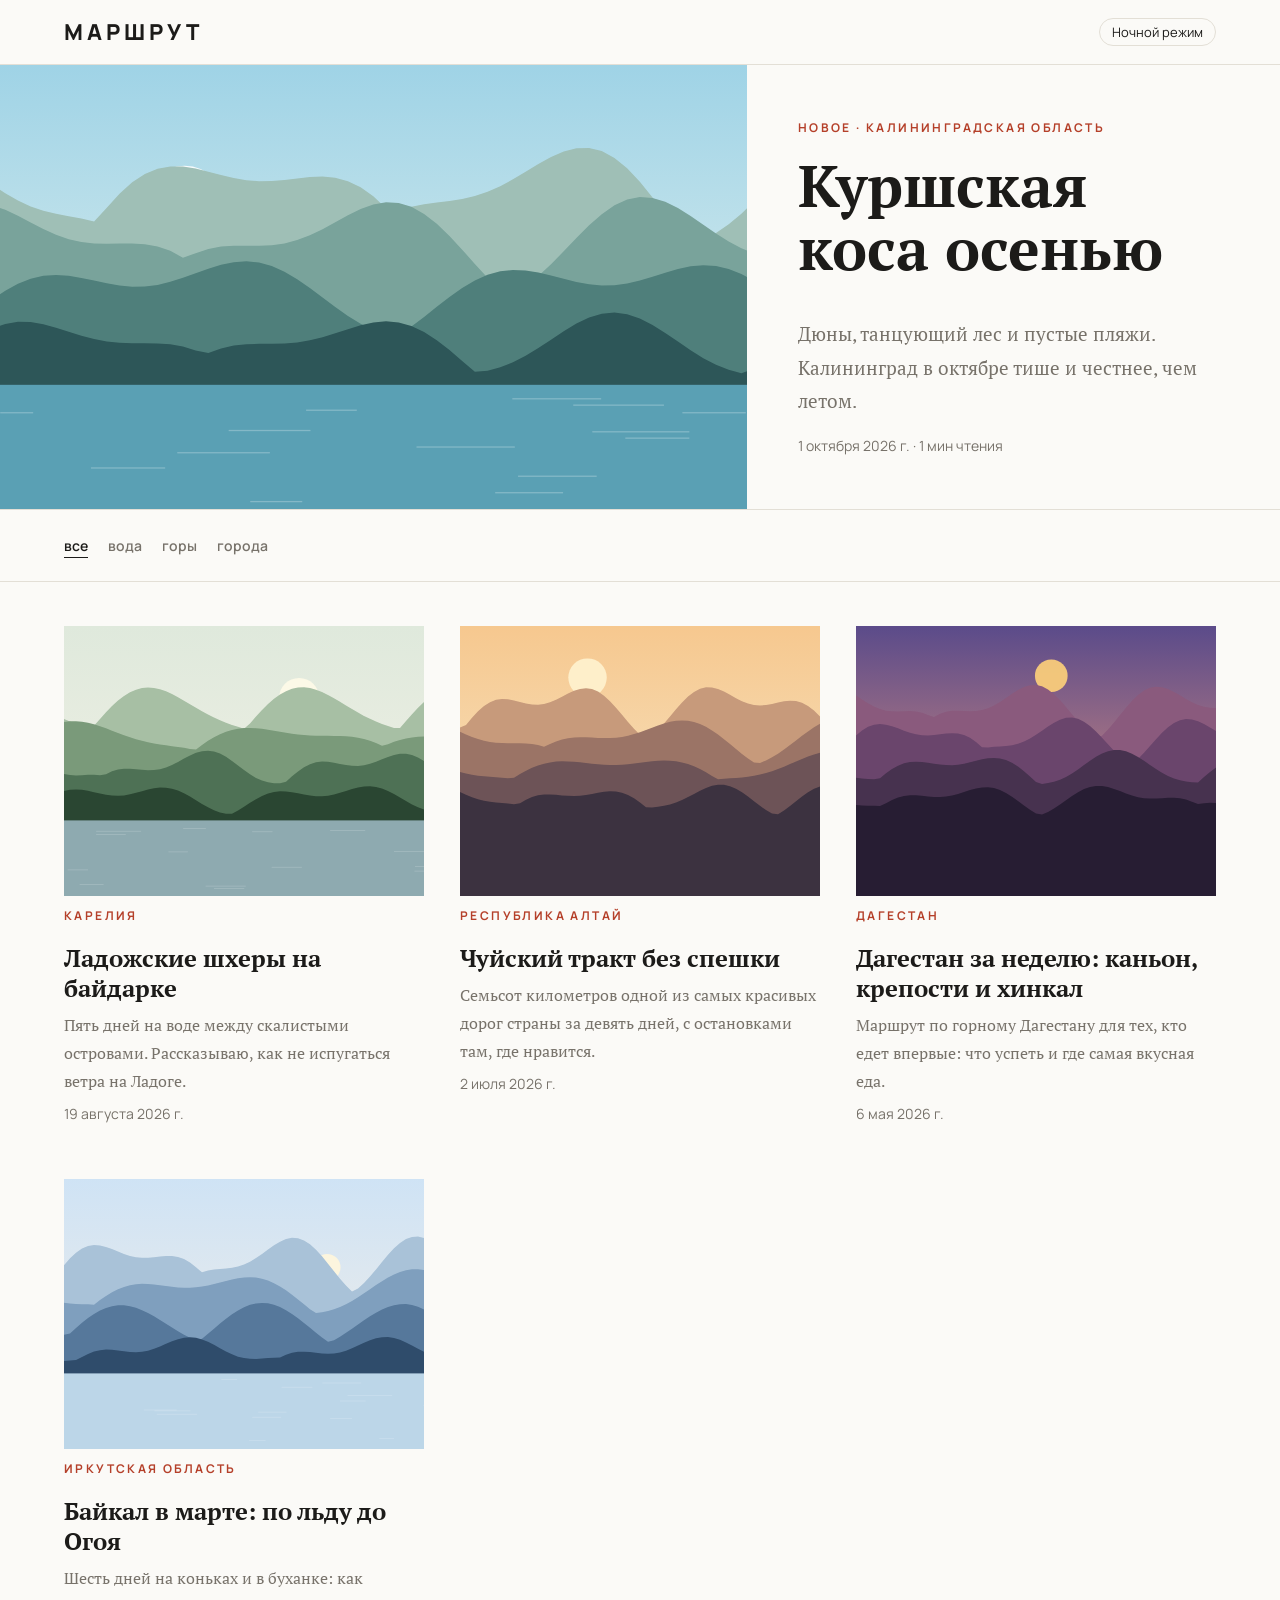
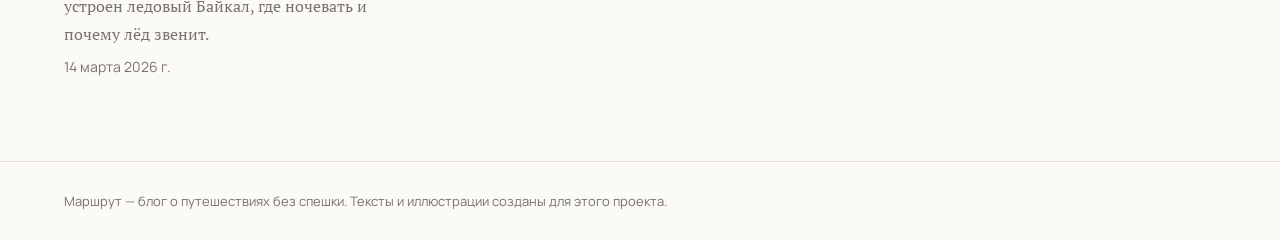
<file: index.html>
<!doctype html><html lang="ru"><head><meta charset="utf-8"><meta name="viewport" content="width=device-width, initial-scale=1"><link href="https://fonts.googleapis.com/css2?family=PT+Serif:ital,wght@0,400;0,700;1,400&family=Manrope:wght@400;600;700;800&display=swap" rel="stylesheet"><link rel="stylesheet" href="css/style.css"><title>Маршрут — заметки о путешествиях по России</title><script>try{document.documentElement.dataset.theme=localStorage.getItem("blog-theme")||""}catch(e){}function toggleTheme(){var d=document.documentElement;d.dataset.theme=d.dataset.theme?"":"dark";try{localStorage.setItem("blog-theme",d.dataset.theme)}catch(e){}}</script></head>
<body>
<div class="top"><a class="logo" href="index.html">Маршрут</a><button onclick="toggleTheme()">Ночной режим</button></div>
<section class="feature" id="feature"></section>
<nav class="tags" id="tags"></nav>
<main class="grid" id="grid"></main>
<footer>Маршрут — блог о путешествиях без спешки. Тексты и иллюстрации созданы для этого проекта.</footer>
<script src="js/landscape.js"></script><script src="js/posts.js"></script>
<script>
var sorted = POSTS.slice().sort(function (a, b) { return b.date.localeCompare(a.date); });
var f = sorted[0], tag = 'все';
document.getElementById('feature').innerHTML = '<a class="art" href="article.html?p=' + f.slug + '">' + landscape(f.seed, PALETTES[f.palette], { water: f.water, label: f.title }) + '</a>' +
  '<div class="txt"><span class="kicker">Новое · ' + f.place + '</span><a href="article.html?p=' + f.slug + '"><h1>' + f.title + '</h1></a><p>' + f.lead + '</p><span class="meta">' + fmtDate(f.date) + ' · ' + readingTime(f.body) + ' мин чтения</span></div>';
function render() {
  var tags = ['все'].concat(POSTS.map(function (p) { return p.tag; }).filter(function (t, i, a) { return a.indexOf(t) === i; }));
  document.getElementById('tags').innerHTML = tags.map(function (t) { return '<button class="' + (t === tag ? 'on' : '') + '" data-t="' + t + '">' + t + '</button>'; }).join('');
  document.getElementById('grid').innerHTML = sorted.slice(1).filter(function (p) { return tag === 'все' || p.tag === tag; }).map(function (p) {
    return '<article class="card"><a href="article.html?p=' + p.slug + '"><div class="art">' + landscape(p.seed, PALETTES[p.palette], { water: p.water, h: 900, label: p.title }) + '</div>' +
      '<span class="kicker">' + p.place + '</span><h2>' + p.title + '</h2><p>' + p.lead + '</p></a><span class="meta">' + fmtDate(p.date) + '</span></article>';
  }).join('') || '<p class="meta">В этой рубрике пока одна статья, она наверху.</p>';
}
document.getElementById('tags').onclick = function (e) { var b = e.target.closest('[data-t]'); if (b) { tag = b.dataset.t; render(); } };
render();
</script>
</body></html>
</file>
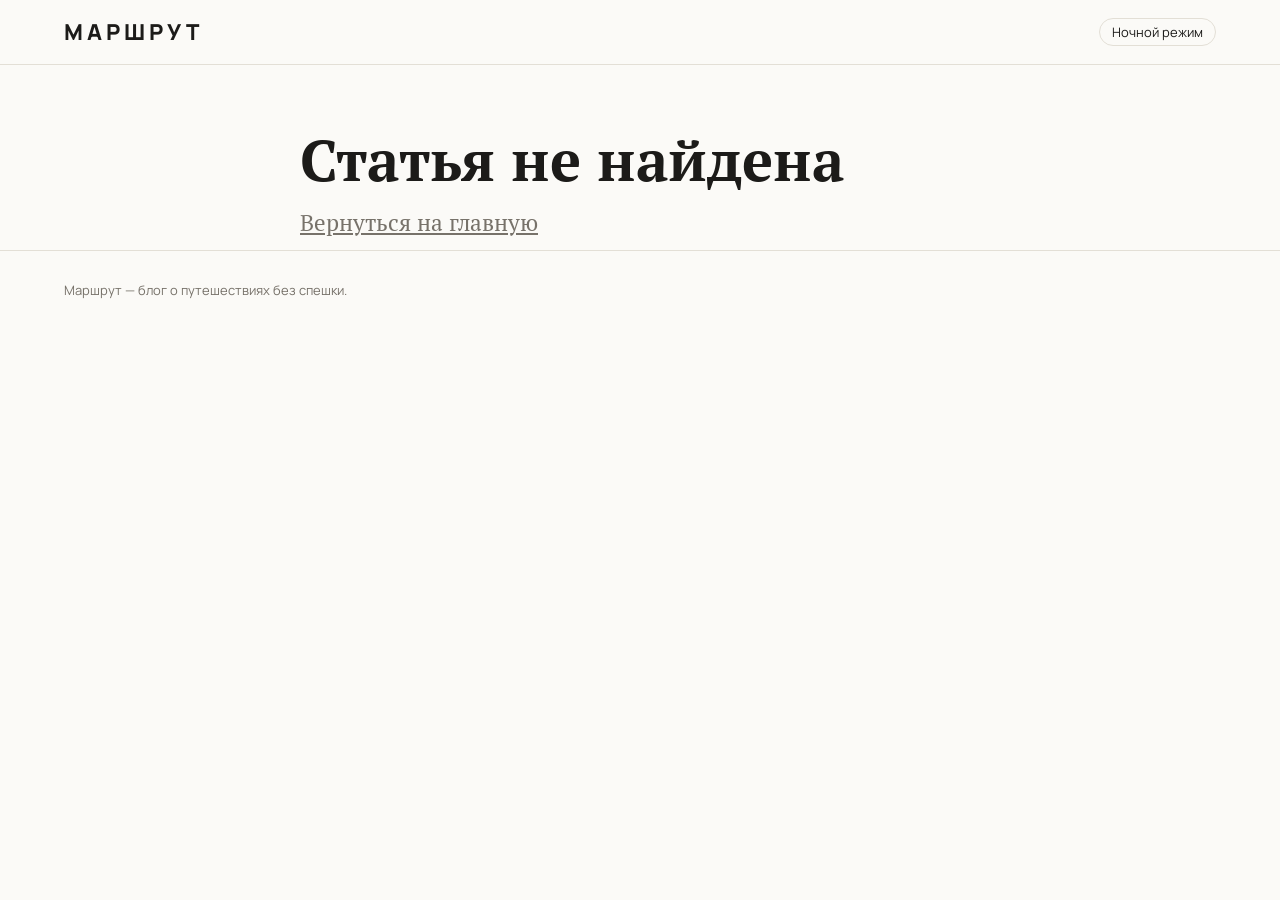
<file: article.html>
<!doctype html><html lang="ru"><head><meta charset="utf-8"><meta name="viewport" content="width=device-width, initial-scale=1"><link href="https://fonts.googleapis.com/css2?family=PT+Serif:ital,wght@0,400;0,700;1,400&family=Manrope:wght@400;600;700;800&display=swap" rel="stylesheet"><link rel="stylesheet" href="css/style.css"><title>Маршрут</title><script>try{document.documentElement.dataset.theme=localStorage.getItem("blog-theme")||""}catch(e){}function toggleTheme(){var d=document.documentElement;d.dataset.theme=d.dataset.theme?"":"dark";try{localStorage.setItem("blog-theme",d.dataset.theme)}catch(e){}}</script></head>
<body>
<div class="progress" id="progress"></div>
<div class="top"><a class="logo" href="index.html">Маршрут</a><button onclick="toggleTheme()">Ночной режим</button></div>
<div id="root"></div>
<footer>Маршрут — блог о путешествиях без спешки.</footer>
<script src="js/landscape.js"></script><script src="js/posts.js"></script>
<script>
var slug = new URLSearchParams(location.search).get('p');
var i = POSTS.findIndex(function (p) { return p.slug === slug; }), p = POSTS[i];
var root = document.getElementById('root');
if (!p) {
  root.innerHTML = '<div class="article"><header><h1>Статья не найдена</h1><p class="lead"><a href="index.html">Вернуться на главную</a></p></header></div>';
} else {
  document.title = p.title + ' — Маршрут';
  // Соседние статьи по дате публикации, а не по порядку в массиве: «Раньше» старее, «Дальше» новее
  var byDate = POSTS.slice().sort(function (a, b) { return a.date < b.date ? -1 : a.date > b.date ? 1 : 0; });
  var pos = byDate.indexOf(p), prev = byDate[pos - 1], next = byDate[pos + 1];
  root.innerHTML = '<div class="cover">' + landscape(p.seed, PALETTES[p.palette], { water: p.water, label: p.title }) + '</div>' +
    '<article class="article"><header><span class="kicker">' + p.place + '</span><h1>' + p.title + '</h1><p class="lead">' + p.lead + '</p>' +
    '<p class="meta">' + fmtDate(p.date) + ' · ' + readingTime(p.body) + ' мин чтения</p></header>' +
    '<div class="body" id="body">' + p.body + '</div><nav class="toc" id="toc" aria-label="Содержание"></nav>' +
    '<div class="next">' + (prev ? '<a href="article.html?p=' + prev.slug + '">← Раньше<b>' + prev.title + '</b></a>' : '<span></span>') +
    (next ? '<a href="article.html?p=' + next.slug + '" style="text-align:right">Дальше →<b>' + next.title + '</b></a>' : '<span></span>') + '</div></article>';
  var heads = document.querySelectorAll('#body h2');
  heads.forEach(function (h, k) { h.id = 's' + k; });
  document.getElementById('toc').innerHTML = '<span class="kicker">В статье</span>' + Array.prototype.map.call(heads, function (h) { return '<a href="#' + h.id + '">' + h.textContent + '</a>'; }).join('');
  addEventListener('scroll', function () {
    var max = document.documentElement.scrollHeight - innerHeight;
    document.getElementById('progress').style.width = (scrollY / max * 100) + '%';
    var current = null;
    heads.forEach(function (h) { if (h.getBoundingClientRect().top < 120) current = h.id; });
    document.querySelectorAll('#toc a').forEach(function (a) { a.classList.toggle('on', a.getAttribute('href') === '#' + current); });
  }, { passive: true });
}
</script>
</body></html>
</file>
<file: css/style.css>
:root{--paper:#fbfaf7;--ink:#1c1b19;--muted:#77726a;--line:#e3dfd6;--accent:#b5402a}
[data-theme=dark]{--paper:#171614;--ink:#ece8df;--muted:#9c968b;--line:#2f2c28;--accent:#e57a5e}
*{box-sizing:border-box}
body{margin:0;background:var(--paper);color:var(--ink);font:19px/1.75 "PT Serif",Georgia,serif}
a{color:inherit}
.sans{font-family:"Manrope","Helvetica Neue",Arial,sans-serif}
.top{display:flex;justify-content:space-between;align-items:center;padding:18px 5vw;border-bottom:1px solid var(--line)}
.top .logo{font:800 22px/1 Manrope,Arial,sans-serif;letter-spacing:.18em;text-decoration:none;text-transform:uppercase}
.top button{background:none;border:1px solid var(--line);color:var(--ink);border-radius:99px;padding:4px 12px;cursor:pointer;font:13px Manrope,Arial}
.kicker{font:700 12px Manrope,Arial,sans-serif;letter-spacing:.2em;text-transform:uppercase;color:var(--accent)}
.meta{font:14px Manrope,Arial,sans-serif;color:var(--muted)}
.feature{display:grid;grid-template-columns:1.4fr 1fr;border-bottom:1px solid var(--line)}
.feature .art svg{display:block;width:100%;height:100%;min-height:420px}
.feature .txt{padding:6vh 4vw;display:flex;flex-direction:column;justify-content:center}
.feature h1{font-size:clamp(34px,4.6vw,60px);line-height:1.08;margin:.3em 0;font-weight:700}
.feature p{color:var(--muted)}
.feature a{text-decoration:none}
.tags{display:flex;gap:20px;padding:26px 5vw;border-bottom:1px solid var(--line);font:600 14px Manrope,Arial}
.tags button{background:none;border:0;color:var(--muted);cursor:pointer;font:inherit;padding:0}
.tags button.on{color:var(--ink);text-decoration:underline;text-underline-offset:6px}
.grid{display:grid;grid-template-columns:repeat(3,1fr);gap:50px 36px;padding:44px 5vw 80px}
.card a{text-decoration:none}
.card .art{aspect-ratio:4/3;overflow:hidden}
.card .art svg{width:100%;height:100%;display:block;transition:transform .5s}
.card:hover .art svg{transform:scale(1.04)}
.card h2{font-size:24px;line-height:1.25;margin:14px 0 8px}
.card p{color:var(--muted);font-size:16px;margin:0}
.progress{position:fixed;top:0;left:0;height:3px;background:var(--accent);width:0;z-index:9}
.cover svg{display:block;width:100%;height:56vh}
.article{display:grid;grid-template-columns:1fr minmax(0,680px) 1fr;gap:40px;padding:0 5vw}
.article header{grid-column:2;padding:48px 0 10px}
.article h1{font-size:clamp(34px,5vw,58px);line-height:1.1;margin:.25em 0}
.article .lead{font-size:23px;line-height:1.5;color:var(--muted);margin:0}
.article .body{grid-column:2}
.article .body h2{font-size:28px;margin:1.6em 0 .4em;scroll-margin-top:20px}
.article blockquote{margin:1.4em 0;padding:0;font-size:26px;line-height:1.4;font-style:italic;border:0;color:var(--accent)}
.toc{grid-column:3;position:sticky;top:30px;align-self:start;font:14px/1.8 Manrope,Arial;padding-top:60px}
.toc a{display:block;text-decoration:none;color:var(--muted)}
.toc a.on{color:var(--ink);font-weight:700}
.next{grid-column:2;border-top:1px solid var(--line);margin:60px 0 80px;padding-top:24px;display:flex;justify-content:space-between;gap:20px;font:15px Manrope,Arial}
.next a{text-decoration:none;max-width:45%}
.next b{display:block;font:700 19px "PT Serif",Georgia}
footer{border-top:1px solid var(--line);padding:30px 5vw;font:13px Manrope,Arial;color:var(--muted)}
@media(max-width:900px){.feature{grid-template-columns:1fr}.feature .art svg{min-height:260px}.grid{grid-template-columns:1fr 1fr}.article{grid-template-columns:1fr}.article header,.article .body,.next{grid-column:1}.toc{display:none}}
@media(max-width:600px){.grid{grid-template-columns:1fr}}
@media(prefers-reduced-motion:reduce){.card .art svg{transition:none}}
</file>
